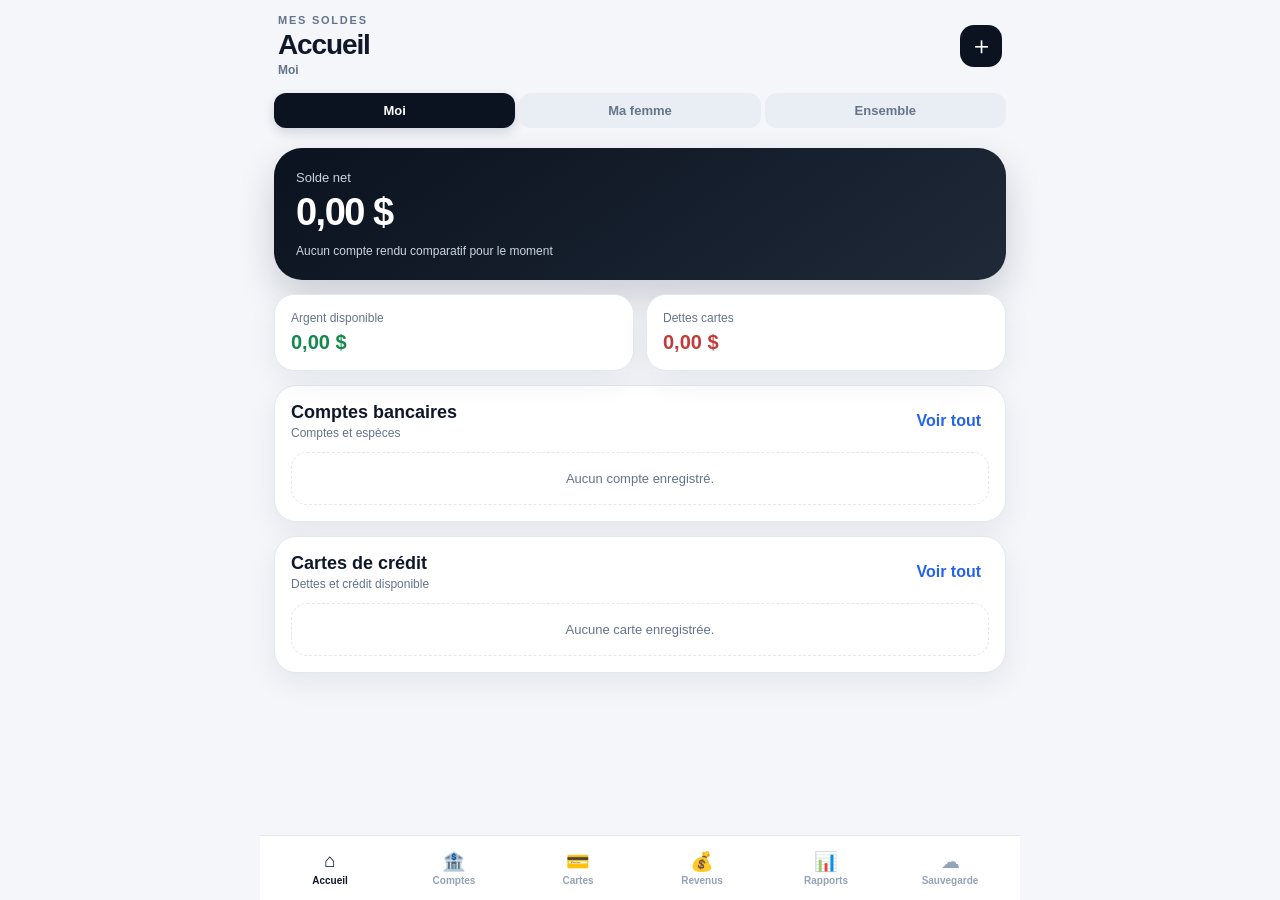
<file: index.html>
<!doctype html>
<html lang="fr">
<head>
  <meta charset="utf-8">
  <meta name="viewport" content="width=device-width,initial-scale=1,viewport-fit=cover">
  <meta name="theme-color" content="#0b1220">
  <meta name="apple-mobile-web-app-capable" content="yes">
  <meta name="apple-mobile-web-app-status-bar-style" content="black-translucent">
  <meta name="apple-mobile-web-app-title" content="Mes Soldes">
  <title>Mes Soldes</title>
  <link rel="manifest" href="./manifest.json">
  <link rel="apple-touch-icon" href="./apple-touch-icon.png">
  <link rel="stylesheet" href="./styles.css">
</head>
<body>
  <div class="app-shell">
    <header class="app-header">
      <div>
        <div class="eyebrow">MES SOLDES</div>
        <h1 id="pageTitle">Accueil</h1><div class="profile-label" id="profileLabel">Moi</div>
      </div>
      <button class="icon-btn" id="quickAddBtn" aria-label="Ajouter">＋</button>
    </header>

    <div class="person-switch" aria-label="Choisir une personne">
      <button type="button" class="person-btn active" data-person="me" id="personMeBtn">Moi</button>
      <button type="button" class="person-btn" data-person="wife" id="personWifeBtn">Ma femme</button>
      <button type="button" class="person-btn" data-person="all" id="personAllBtn">Ensemble</button>
    </div>

    <main class="content">
      <section class="view active" data-view="home">
        <div class="hero-card">
          <div class="hero-label">Solde net</div>
          <div class="hero-value" id="homeNet">0,00 $</div>
          <div class="hero-sub" id="homeDelta">Aucun compte rendu comparatif pour le moment</div>
        </div>
        <div class="stats-grid">
          <article class="stat-card"><span>Argent disponible</span><strong id="homeBank">0,00 $</strong></article>
          <article class="stat-card danger"><span>Dettes cartes</span><strong id="homeCredit">0,00 $</strong></article>
        </div>
        <section class="section-card">
          <div class="section-head">
            <div><h2>Comptes bancaires</h2><p>Comptes et espèces</p></div>
            <button class="text-btn" data-go="accounts">Voir tout</button>
          </div>
          <div id="homeAccounts" class="compact-list"></div>
        </section>
        <section class="section-card">
          <div class="section-head">
            <div><h2>Cartes de crédit</h2><p>Dettes et crédit disponible</p></div>
            <button class="text-btn" data-go="cards">Voir tout</button>
          </div>
          <div id="homeCards" class="compact-list"></div>
        </section>
      </section>

      <section class="view" data-view="accounts">
        <div class="section-card">
          <div class="section-head">
            <div><h2>Comptes bancaires & espèces</h2><p>Ton argent disponible</p></div>
            <button class="primary-small" id="addBankBtn">Ajouter</button>
          </div>
          <div id="bankList" class="item-list"></div>
        </div>
      </section>

      <section class="view" data-view="cards">
        <div class="section-card">
          <div class="section-head">
            <div><h2>Cartes de crédit</h2><p>Dette, limite et disponible</p></div>
            <button class="primary-small" id="addCardBtn">Ajouter</button>
          </div>
          <div id="cardList" class="item-list"></div>
        </div>
      </section>

      <section class="view" data-view="revenues">
        <div class="section-card">
          <div class="section-head">
            <div><h2>Revenus du mois</h2><p>Suivi séparé pour toi et ta femme</p></div>
          </div>

          <div class="form-row">
            <label for="revenueMonth">Mois</label>
            <input id="revenueMonth" type="month">
          </div>

          <div class="revenue-summary">
            <div class="mini-stat"><span>Moi</span><strong id="revenueMeTotal">0,00 $</strong></div>
            <div class="mini-stat"><span>Ma femme</span><strong id="revenueWifeTotal">0,00 $</strong></div>
            <div class="mini-stat"><span>Ensemble</span><strong id="revenueAllTotal">0,00 $</strong></div>
          </div>
        </div>

        <div class="section-card">
          <div class="section-head">
            <div><h2>Ajouter un revenu</h2><p>Salaire, taxi, virement, autre revenu</p></div>
          </div>
          <form id="revenueForm">
            <div class="form-row">
              <label for="revenueOwner">Propriétaire</label>
              <select id="revenueOwner">
                <option value="me">Moi</option>
                <option value="wife">Ma femme</option>
              </select>
            </div>
            <div class="form-row">
              <label for="revenueDate">Date</label>
              <input id="revenueDate" type="date" required>
            </div>
            <div class="form-row">
              <label for="revenueLabel">Description</label>
              <input id="revenueLabel" type="text" placeholder="Ex. Taxi, salaire, contrat" required>
            </div>
            <div class="form-row">
              <label for="revenueAmount">Montant</label>
              <input id="revenueAmount" type="number" inputmode="decimal" step="0.01" placeholder="0.00" required>
            </div>
            <button class="primary-btn" type="submit">Ajouter le revenu</button>
          </form>
        </div>

        <div class="section-card">
          <div class="section-head">
            <div><h2>Historique du mois</h2><p id="revenueListSubtitle">Revenus enregistrés</p></div>
          </div>
          <div id="revenueList" class="item-list"></div>
        </div>
      </section>

      <section class="view" data-view="reports">
        <div class="section-card">
          <div class="section-head">
            <div><h2>Compte rendu mensuel</h2><p>Enregistre une photo de tes soldes chaque mois</p></div>
          </div>
          <div class="report-create">
            <label for="reportMonth">Mois</label>
            <input id="reportMonth" type="month">
            <button class="primary-btn" id="saveReportBtn">Enregistrer ce mois</button>
          </div>
        </div>
        <div id="reportList" class="report-stack"></div>
      </section>

      <section class="view" data-view="backup">
        <div class="section-card">
          <div class="section-head">
            <div><h2>Sauvegarde</h2><p>Protège tes données même si Safari est vidé</p></div>
          </div>
          <div class="backup-box">
            <button class="primary-btn" id="exportBtn">Sauvegarder dans Fichiers / iCloud</button>
            <button class="secondary-btn" id="importBtn">Restaurer une sauvegarde</button>
            <input id="importFile" type="file" accept=".json,application/json" hidden>
            <div class="backup-status" id="backupStatus">Aucune sauvegarde enregistrée depuis cette version.</div>
          </div>
        </div>
        <div class="warning-card">
          <strong>Important</strong>
          <p>Les données restent sur cet iPhone. Si tu effaces les données de Safari, utilise une sauvegarde iCloud pour les récupérer.</p>
        </div>
      </section>
    </main>

    <nav class="bottom-nav">
      <button class="nav-btn active" data-view-target="home"><span>⌂</span><small>Accueil</small></button>
      <button class="nav-btn" data-view-target="accounts"><span>🏦</span><small>Comptes</small></button>
      <button class="nav-btn" data-view-target="cards"><span>💳</span><small>Cartes</small></button>
      <button class="nav-btn" data-view-target="revenues"><span>💰</span><small>Revenus</small></button>
      <button class="nav-btn" data-view-target="reports"><span>📊</span><small>Rapports</small></button>
      <button class="nav-btn" data-view-target="backup"><span>☁︎</span><small>Sauvegarde</small></button>
    </nav>
  </div>

  <div class="modal" id="accountModal" aria-hidden="true">
    <div class="modal-backdrop" data-close-modal></div>
    <div class="modal-sheet">
      <div class="modal-grabber"></div>
      <div class="modal-head">
        <h2 id="modalTitle">Ajouter</h2>
        <button class="icon-btn subtle" data-close-modal>×</button>
      </div>
      <form id="accountForm">
        <input id="editId" type="hidden">
        <div class="form-row"><label for="accountName">Nom</label><input id="accountName" type="text" placeholder="Ex. RBC, TD Visa, Cash" required></div>
        <div class="form-row">
          <label for="accountOwner">Propriétaire</label>
          <select id="accountOwner">
            <option value="me">Moi</option>
            <option value="wife">Ma femme</option>
          </select>
        </div>
        <div class="form-row">
          <label for="accountType">Type</label>
          <select id="accountType">
            <option value="bank">Compte bancaire</option>
            <option value="cash">Espèces</option>
            <option value="credit">Carte de crédit</option>
          </select>
        </div>
        <div class="form-row"><label id="balanceLabel" for="accountBalance">Solde</label><input id="accountBalance" type="number" inputmode="decimal" step="0.01" placeholder="0.00" required></div>
        <div class="form-row" id="limitRow" hidden><label for="accountLimit">Limite de crédit</label><input id="accountLimit" type="number" inputmode="decimal" step="0.01" placeholder="0.00"></div>
        <button class="primary-btn" type="submit">Enregistrer</button>
      </form>
    </div>
  </div>

  <div class="toast" id="toast"></div>
  <script src="./app.js"></script>
</body>
</html>
</file>
<file: styles.css>
:root{--bg:#f4f6fa;--surface:#fff;--soft:#f8fafc;--text:#0f172a;--muted:#64748b;--line:#e2e8f0;--primary:#0b1220;--green:#138a4b;--red:#c43b3b;--blue:#2563eb;--shadow:0 10px 30px rgba(15,23,42,.07)}
*{box-sizing:border-box}html,body{margin:0;background:var(--bg);color:var(--text);font-family:-apple-system,BlinkMacSystemFont,"SF Pro Text","Segoe UI",sans-serif}button,input,select{font:inherit}button{cursor:pointer}
.app-shell{max-width:760px;margin:0 auto;min-height:100vh}.app-header{position:sticky;top:0;z-index:20;display:flex;justify-content:space-between;align-items:center;padding:calc(14px + env(safe-area-inset-top)) 18px 12px;background:rgba(244,246,250,.92);backdrop-filter:blur(18px)}
.eyebrow{font-size:11px;font-weight:800;letter-spacing:.16em;color:var(--muted)}h1{margin:3px 0 0;font-size:28px;letter-spacing:-.04em}.icon-btn{width:42px;height:42px;border:0;border-radius:14px;background:var(--primary);color:#fff;font-size:25px}.icon-btn.subtle{background:#eef2f7;color:var(--text)}
.content{padding:8px 14px calc(96px + env(safe-area-inset-bottom))}.view{display:none}.view.active{display:block}
.hero-card{border-radius:28px;padding:22px;background:linear-gradient(145deg,#0b1220,#1f2937);color:#fff;box-shadow:0 16px 36px rgba(15,23,42,.18);margin-bottom:14px}.hero-label{font-size:13px;color:#cbd5e1}.hero-value{font-size:38px;font-weight:900;letter-spacing:-.04em;margin-top:6px}.hero-sub{font-size:12px;color:#cbd5e1;margin-top:10px}
.stats-grid{display:grid;grid-template-columns:1fr 1fr;gap:12px;margin-bottom:14px}.stat-card{background:var(--surface);border:1px solid var(--line);border-radius:20px;padding:16px;box-shadow:var(--shadow)}.stat-card span{display:block;color:var(--muted);font-size:12px;margin-bottom:6px}.stat-card strong{font-size:20px;color:var(--green)}.stat-card.danger strong{color:var(--red)}
.section-card{background:var(--surface);border:1px solid var(--line);border-radius:22px;padding:16px;box-shadow:var(--shadow);margin-bottom:14px}.section-head{display:flex;justify-content:space-between;align-items:center;gap:12px;margin-bottom:12px}.section-head h2{font-size:18px;margin:0 0 3px}.section-head p{font-size:12px;color:var(--muted);margin:0}
.text-btn,.primary-small{border:0;background:transparent;color:var(--blue);font-weight:700;padding:8px}.primary-small{background:#eef2ff;border-radius:12px}
.compact-list,.item-list{display:grid;gap:10px}.empty{padding:18px;border:1px dashed var(--line);border-radius:16px;text-align:center;color:var(--muted);font-size:13px}
.compact-item,.account-item{display:flex;align-items:center;justify-content:space-between;gap:12px;padding:13px;border:1px solid var(--line);border-radius:17px;background:var(--soft)}.item-left{min-width:0}.item-title{font-weight:800;white-space:nowrap;overflow:hidden;text-overflow:ellipsis}.item-meta{font-size:12px;color:var(--muted);margin-top:3px}.item-amount{font-weight:900;white-space:nowrap}.item-amount.positive{color:var(--green)}.item-amount.negative{color:var(--red)}
.account-item{align-items:flex-start;flex-wrap:wrap;background:#fff}.account-main{display:flex;justify-content:space-between;gap:12px;width:100%}.account-actions{display:flex;gap:8px;width:100%}.account-actions button{flex:1;border:0;border-radius:12px;padding:10px;font-weight:700}.edit-btn{background:#eef2f7}.delete-btn{background:#fff1f2;color:#be123c}
.credit-progress{width:100%;height:7px;background:#e5e7eb;border-radius:99px;overflow:hidden;margin-top:8px}.credit-progress span{display:block;height:100%;background:#f59e0b;border-radius:99px}
.report-create{display:grid;gap:10px}.report-create label,.form-row label{font-size:12px;color:var(--muted);font-weight:700}input,select{width:100%;border:1px solid var(--line);border-radius:14px;padding:13px 12px;background:#fff;color:var(--text);font-size:16px;outline:0}
.primary-btn,.secondary-btn{width:100%;border:0;border-radius:14px;padding:14px 16px;font-weight:800}.primary-btn{background:var(--primary);color:#fff}.secondary-btn{background:#eef2f7;color:var(--text)}
.report-stack{display:grid;gap:14px}.report-card{background:#fff;border:1px solid var(--line);border-radius:22px;padding:16px;box-shadow:var(--shadow)}.report-top{display:flex;justify-content:space-between;gap:12px}.report-month{font-size:17px;font-weight:900;text-transform:capitalize}.report-date{font-size:11px;color:var(--muted);margin-top:3px}.report-summary{display:grid;grid-template-columns:repeat(4,1fr);gap:8px;margin:12px 0}.mini-stat{background:var(--soft);border:1px solid var(--line);border-radius:14px;padding:10px}.mini-stat span{display:block;font-size:10px;color:var(--muted);margin-bottom:4px}.mini-stat strong{font-size:13px}
.delta-box{padding:11px 12px;border-radius:14px;background:#f8fafc;border:1px solid var(--line);font-size:13px;margin-bottom:10px}.delta-good{color:var(--green);font-weight:800}.delta-bad{color:var(--red);font-weight:800}
details{border-top:1px solid #eef2f7;padding-top:10px}summary{font-weight:800;font-size:13px}.report-lines{display:grid;gap:8px;margin-top:10px}.report-line{display:grid;grid-template-columns:1fr auto;gap:8px;font-size:12px}.report-line small{grid-column:1/-1;color:var(--muted)}.report-delete{border:0;background:#fff1f2;color:#be123c;border-radius:10px;padding:8px 10px;font-weight:700}
.backup-box{display:grid;gap:10px}.backup-status{font-size:12px;color:var(--muted);background:var(--soft);border:1px solid var(--line);border-radius:14px;padding:11px}.warning-card{border-radius:20px;padding:16px;background:#fff7ed;border:1px solid #fed7aa;color:#9a3412}.warning-card p{font-size:12px;line-height:1.5;margin:6px 0 0}
.bottom-nav{position:fixed;z-index:30;left:50%;transform:translateX(-50%);bottom:0;width:min(760px,100%);display:grid;grid-template-columns:repeat(6,1fr);padding:8px 8px calc(8px + env(safe-area-inset-bottom));background:rgba(255,255,255,.95);border-top:1px solid var(--line);backdrop-filter:blur(18px)}.nav-btn{border:0;background:transparent;color:#94a3b8;padding:6px 2px;display:grid;gap:2px;justify-items:center}.nav-btn span{font-size:19px}.nav-btn small{font-size:10px;font-weight:700}.nav-btn.active{color:var(--text)}
.modal{position:fixed;inset:0;z-index:100;display:none}.modal.open{display:block}.modal-backdrop{position:absolute;inset:0;background:rgba(15,23,42,.44)}.modal-sheet{position:absolute;left:0;right:0;bottom:0;max-width:760px;margin:0 auto;background:#fff;border-radius:26px 26px 0 0;padding:12px 18px calc(20px + env(safe-area-inset-bottom));box-shadow:0 -18px 50px rgba(15,23,42,.2)}.modal-grabber{width:44px;height:5px;border-radius:99px;background:#cbd5e1;margin:0 auto 12px}.modal-head{display:flex;justify-content:space-between;align-items:center;margin-bottom:10px}.modal-head h2{margin:0;font-size:20px}.form-row{display:grid;gap:6px;margin-bottom:12px}
.toast{position:fixed;z-index:200;left:50%;transform:translateX(-50%) translateY(20px);bottom:calc(84px + env(safe-area-inset-bottom));background:#111827;color:#fff;border-radius:14px;padding:11px 14px;font-size:12px;font-weight:700;opacity:0;pointer-events:none;transition:.2s;max-width:90%;text-align:center}.toast.show{opacity:1;transform:translateX(-50%) translateY(0)}
@media(max-width:520px){.report-summary{grid-template-columns:repeat(2,1fr)}.hero-value{font-size:34px}}
.person-switch{position:sticky;top:calc(69px + env(safe-area-inset-top));z-index:19;display:grid;grid-template-columns:repeat(3,1fr);gap:4px;margin:0 auto 8px;padding:4px 14px;background:rgba(244,246,250,.94);backdrop-filter:blur(18px)}
.person-btn{border:0;border-radius:12px;padding:10px 8px;background:#e9eef5;color:#64748b;font-size:13px;font-weight:800}
.person-btn.active{background:#0b1220;color:#fff;box-shadow:0 4px 12px rgba(15,23,42,.16)}
.owner-badge{display:inline-block;margin-left:6px;padding:2px 7px;border-radius:999px;background:#eef2ff;color:#3730a3;font-size:10px;font-weight:800;vertical-align:middle}
.profile-label{font-size:12px;color:#64748b;font-weight:700;margin-top:2px}
.revenue-summary{display:grid;grid-template-columns:repeat(3,1fr);gap:8px;margin-top:12px}
.revenue-item{display:flex;align-items:flex-start;justify-content:space-between;gap:12px;padding:13px;border:1px solid var(--line);border-radius:17px;background:#fff}
.revenue-item .item-meta{line-height:1.45}
.revenue-actions{display:flex;gap:8px;margin-top:8px}
.revenue-delete{border:0;background:#fff1f2;color:#be123c;border-radius:10px;padding:8px 10px;font-weight:700}
.revenue-owner{display:inline-block;margin-left:6px;padding:2px 7px;border-radius:999px;background:#ecfdf5;color:#047857;font-size:10px;font-weight:800}
@media(max-width:520px){.revenue-summary{grid-template-columns:1fr}.bottom-nav .nav-btn small{font-size:9px}.bottom-nav .nav-btn span{font-size:17px}}
</file>
